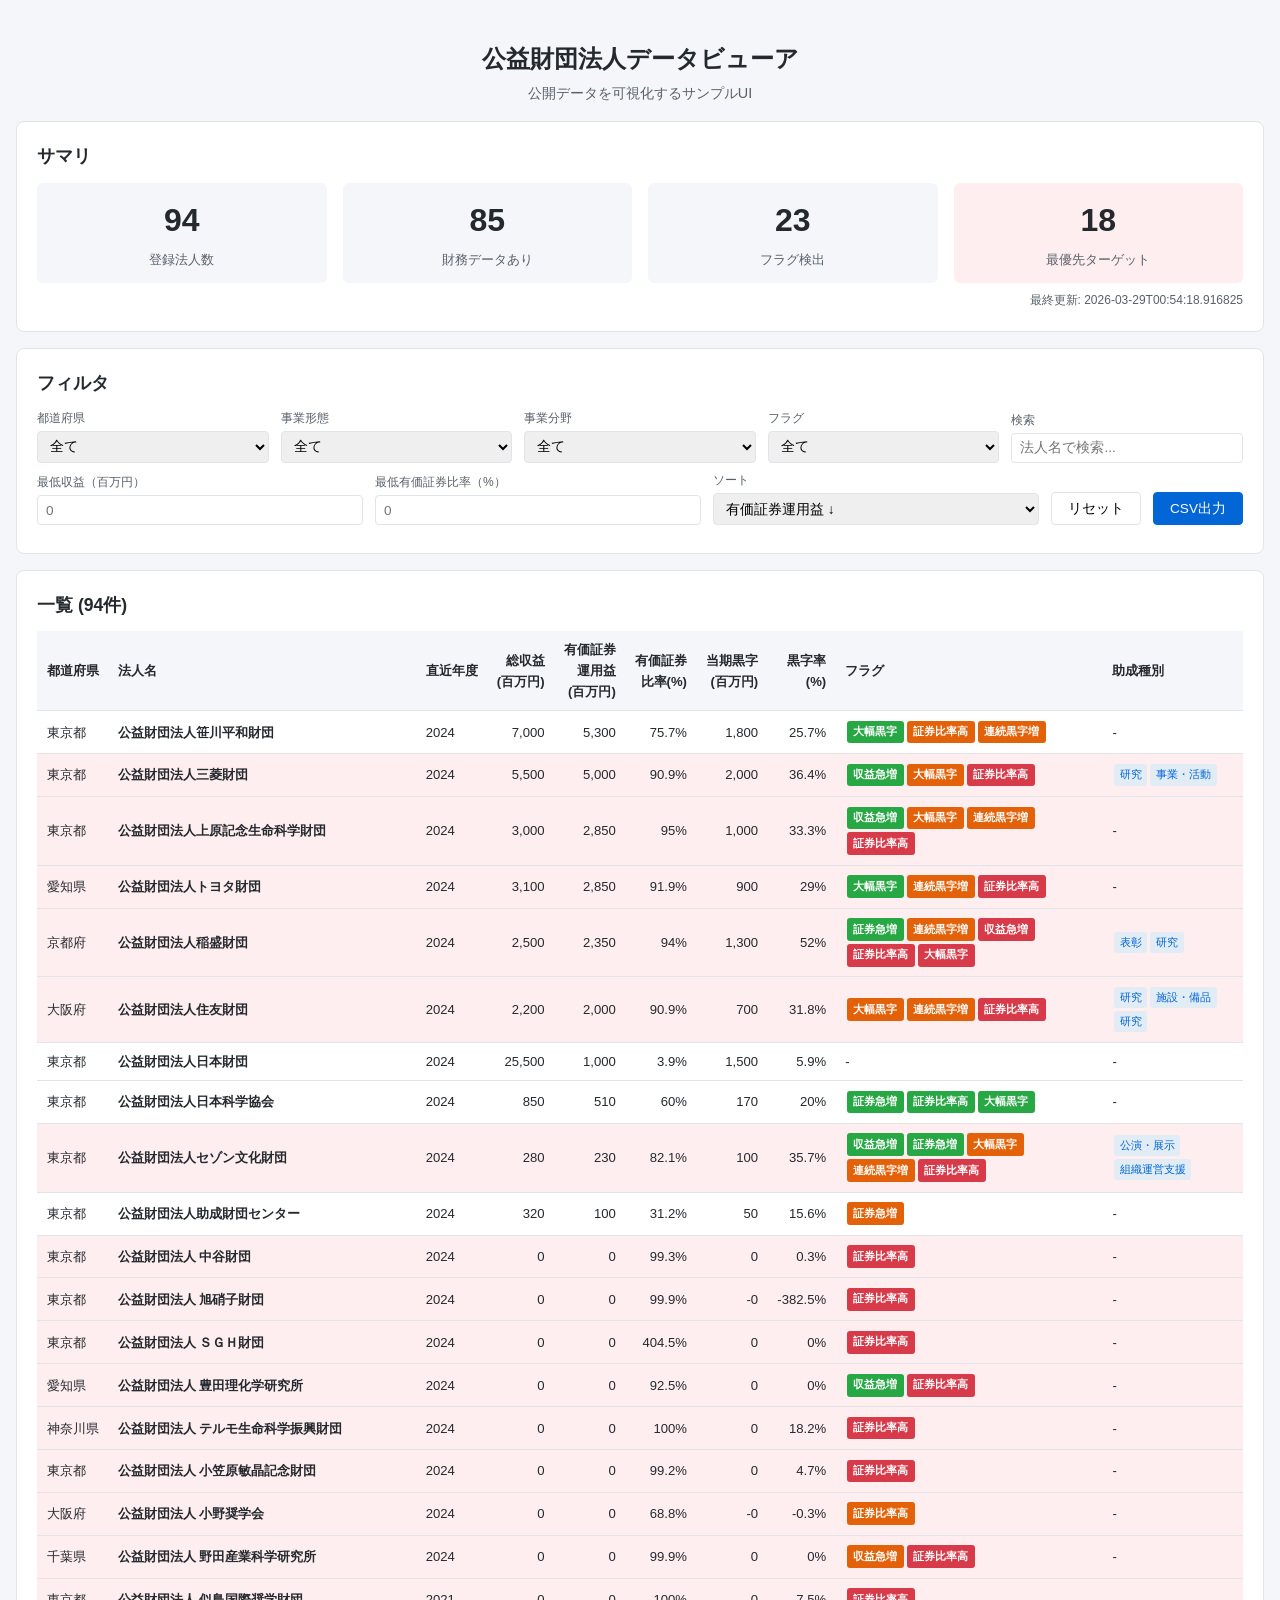
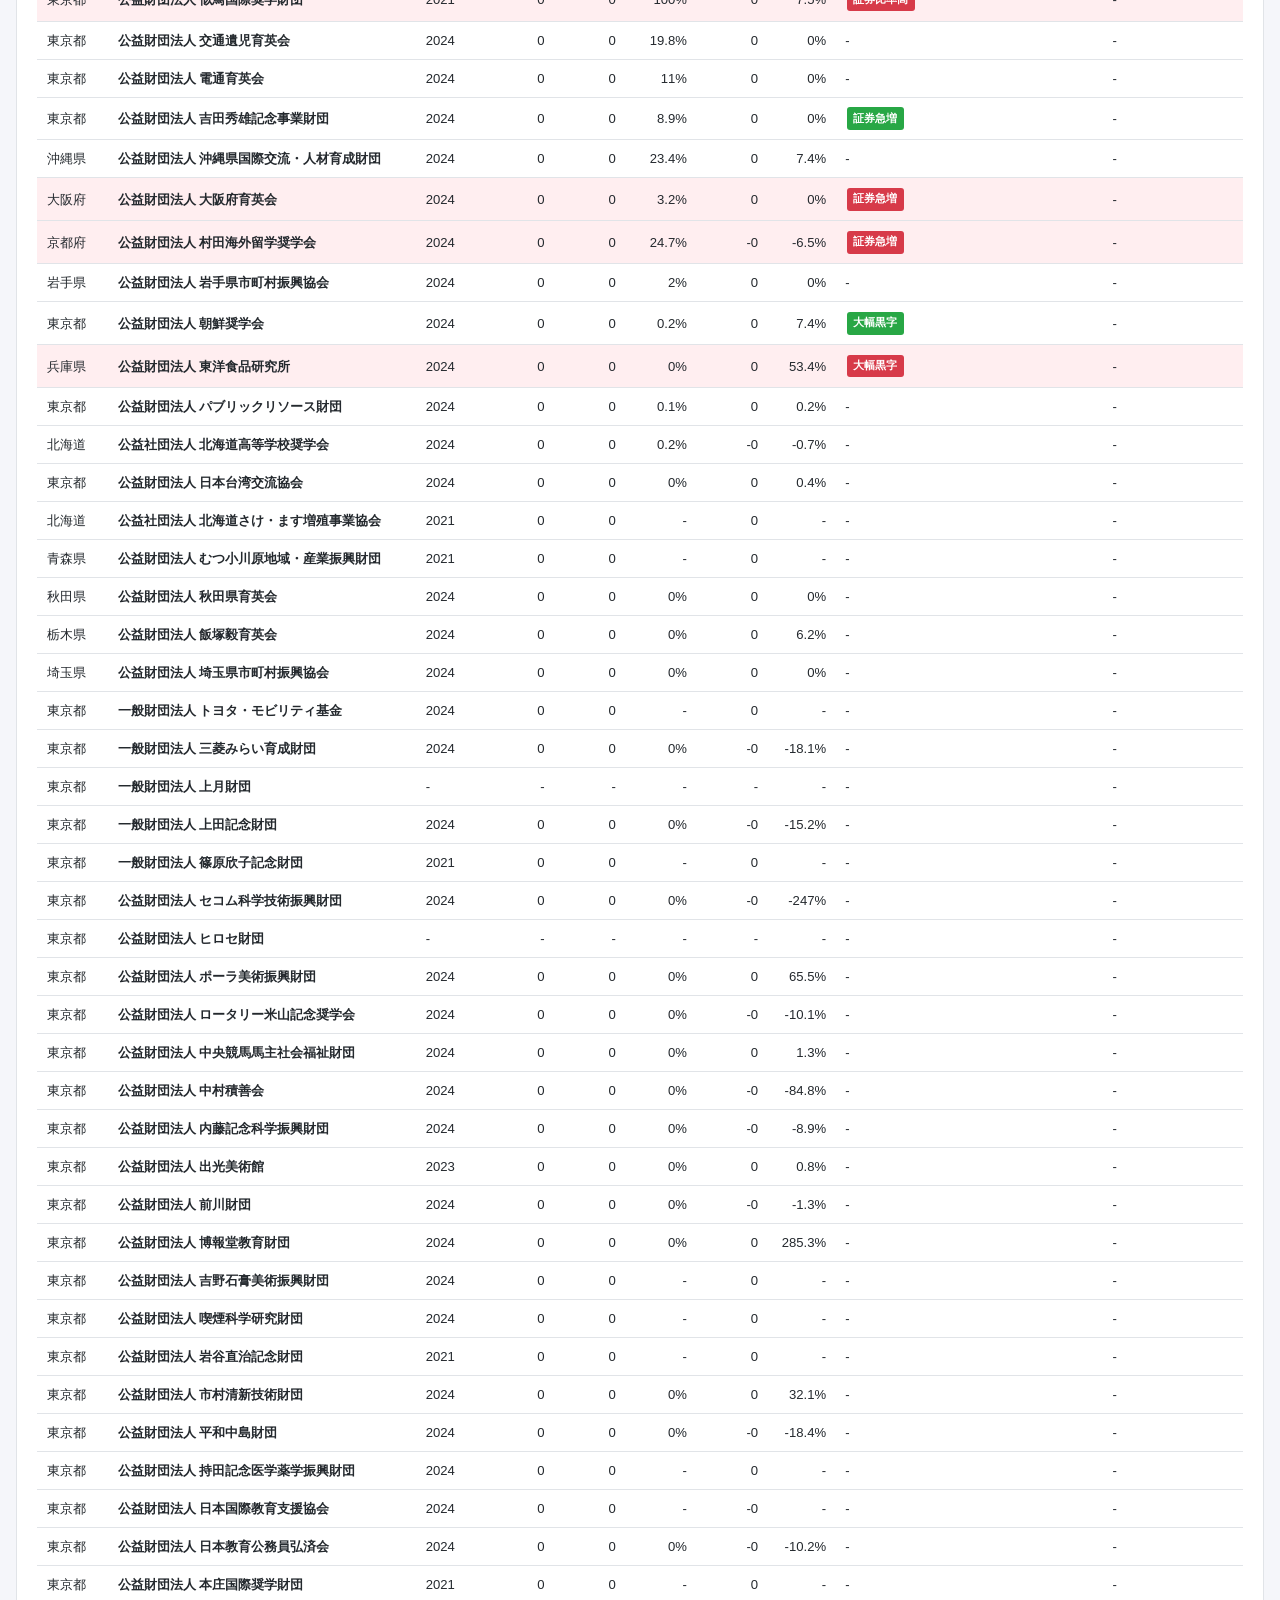
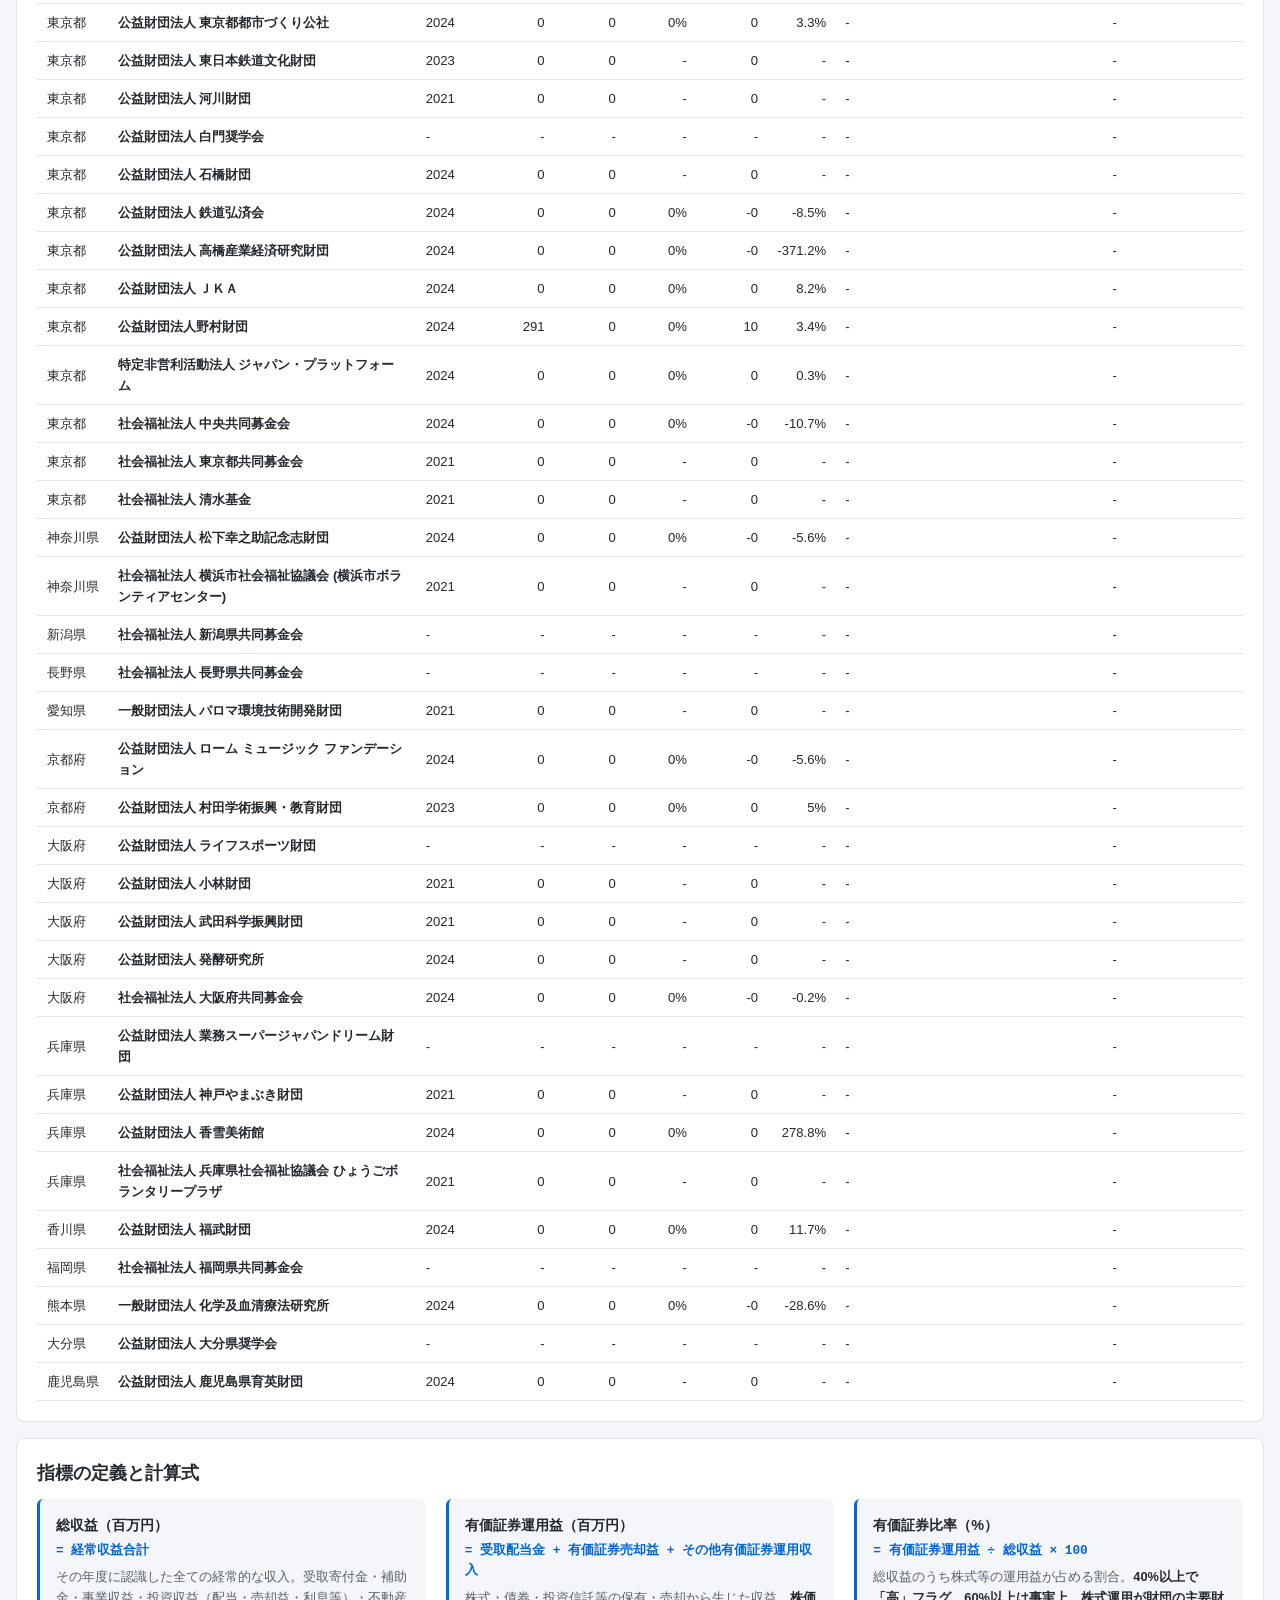
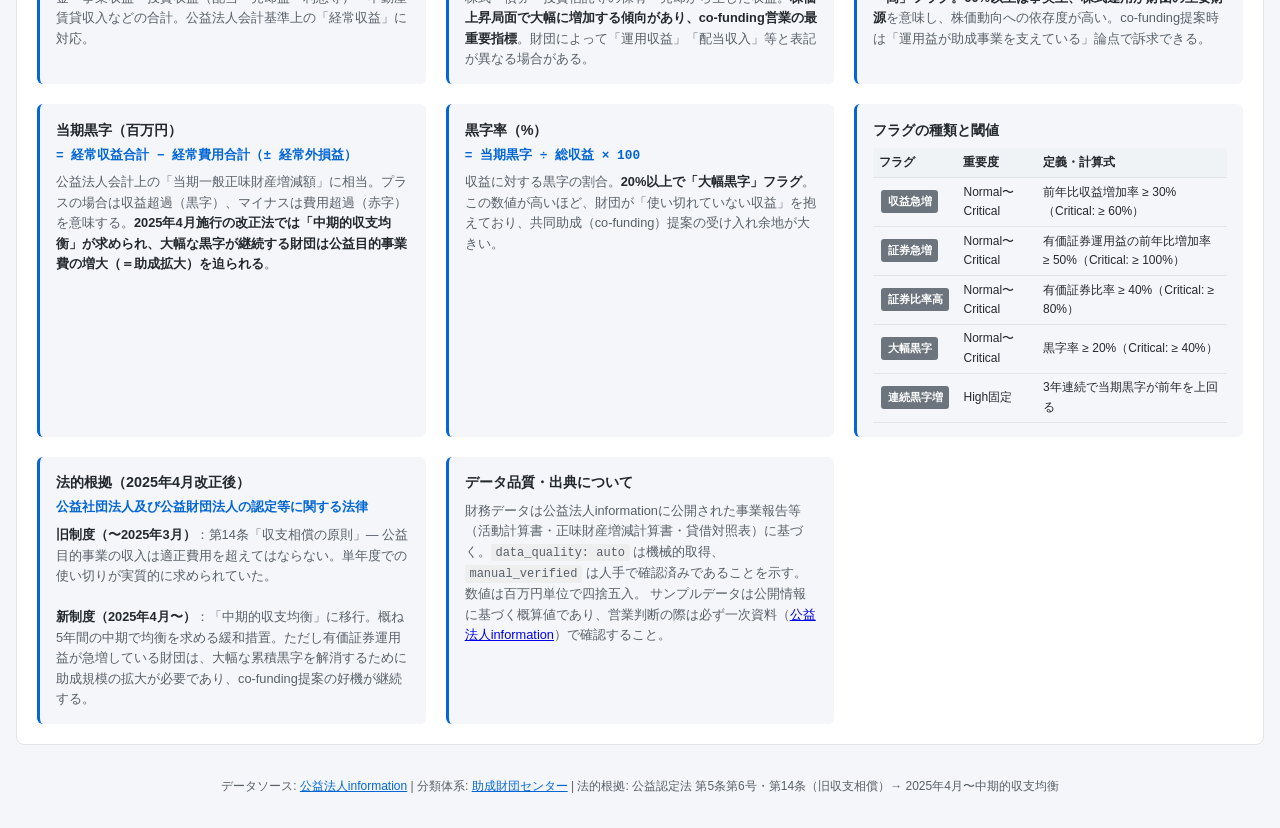
<file: index.html>
<!DOCTYPE html>
<html lang="ja">
<head>
  <meta charset="UTF-8">
  <meta name="viewport" content="width=device-width, initial-scale=1.0">
  <meta name="robots" content="noindex, nofollow, noarchive, nosnippet, noimageindex">
  <meta name="googlebot" content="noindex, nofollow, noarchive, nosnippet, noimageindex">
  <title>公益財団法人データビューア</title>
  <link rel="stylesheet" href="style.css">
</head>
<body>
  <header>
    <h1>公益財団法人データビューア</h1>
    <p class="subtitle">公開データを可視化するサンプルUI</p>
  </header>

  <section id="summary" class="card">
    <h2>サマリ</h2>
    <div class="stats-grid">
      <div class="stat">
        <span class="stat-value" id="stat-total">-</span>
        <span class="stat-label">登録法人数</span>
      </div>
      <div class="stat">
        <span class="stat-value" id="stat-financials">-</span>
        <span class="stat-label">財務データあり</span>
      </div>
      <div class="stat">
        <span class="stat-value" id="stat-flagged">-</span>
        <span class="stat-label">フラグ検出</span>
      </div>
      <div class="stat critical">
        <span class="stat-value" id="stat-critical">-</span>
        <span class="stat-label">最優先ターゲット</span>
      </div>
    </div>
    <p id="generated-at" class="meta"></p>
  </section>

  <section id="filters" class="card">
    <h2>フィルタ</h2>
    <div class="filter-row">
      <div class="filter-group">
        <label for="filter-pref">都道府県</label>
        <select id="filter-pref"><option value="">全て</option></select>
      </div>
      <div class="filter-group">
        <label for="filter-grant-type">事業形態</label>
        <select id="filter-grant-type"><option value="">全て</option></select>
      </div>
      <div class="filter-group">
        <label for="filter-grant-field">事業分野</label>
        <select id="filter-grant-field"><option value="">全て</option></select>
      </div>
      <div class="filter-group">
        <label for="filter-flag">フラグ</label>
        <select id="filter-flag">
          <option value="">全て</option>
          <option value="any">フラグあり</option>
          <option value="critical">Critical のみ</option>
          <option value="high">High 以上</option>
          <option value="rapid_revenue_growth">収益急増</option>
          <option value="rapid_securities_growth">有価証券急増</option>
          <option value="high_securities_ratio">有価証券比率高</option>
          <option value="large_surplus">大幅黒字</option>
          <option value="growing_surplus_trend">連続黒字拡大</option>
        </select>
      </div>
      <div class="filter-group">
        <label for="filter-search">検索</label>
        <input type="text" id="filter-search" placeholder="法人名で検索...">
      </div>
    </div>
    <div class="filter-row">
      <div class="filter-group">
        <label for="filter-min-revenue">最低収益（百万円）</label>
        <input type="number" id="filter-min-revenue" placeholder="0">
      </div>
      <div class="filter-group">
        <label for="filter-min-sec-pct">最低有価証券比率（%）</label>
        <input type="number" id="filter-min-sec-pct" placeholder="0">
      </div>
      <div class="filter-group">
        <label for="sort-by">ソート</label>
        <select id="sort-by">
          <option value="securities_desc">有価証券運用益 ↓</option>
          <option value="revenue_desc">総収益 ↓</option>
          <option value="surplus_desc">黒字率 ↓</option>
          <option value="sec_pct_desc">有価証券比率 ↓</option>
          <option value="flags_desc">フラグ数 ↓</option>
          <option value="name_asc">法人名 ↑</option>
          <option value="pref_asc">都道府県 ↑</option>
        </select>
      </div>
      <button id="btn-reset" class="btn">リセット</button>
      <button id="btn-export-csv" class="btn btn-primary">CSV出力</button>
    </div>
  </section>

  <section id="results" class="card">
    <h2>一覧 (<span id="result-count">0</span>件)</h2>
    <div class="table-wrap">
      <table id="foundation-table">
        <thead>
          <tr>
            <th>都道府県</th>
            <th>法人名</th>
            <th>直近年度</th>
            <th class="num">総収益<br>(百万円)</th>
            <th class="num">有価証券<br>運用益<br>(百万円)</th>
            <th class="num">有価証券<br>比率(%)</th>
            <th class="num">当期黒字<br>(百万円)</th>
            <th class="num">黒字率<br>(%)</th>
            <th>フラグ</th>
            <th>助成種別</th>
          </tr>
        </thead>
        <tbody id="table-body"></tbody>
      </table>
    </div>
  </section>

  <section id="footnotes" class="card">
    <h2>指標の定義と計算式</h2>
    <div class="footnote-grid">

      <div class="footnote-item">
        <h4>総収益（百万円）</h4>
        <p class="formula">= 経常収益合計</p>
        <p class="desc">その年度に認識した全ての経常的な収入。受取寄付金・補助金・事業収益・投資収益（配当・売却益・利息等）・不動産賃貸収入などの合計。公益法人会計基準上の「経常収益」に対応。</p>
      </div>

      <div class="footnote-item">
        <h4>有価証券運用益（百万円）</h4>
        <p class="formula">= 受取配当金 + 有価証券売却益 + その他有価証券運用収入</p>
        <p class="desc">株式・債券・投資信託等の保有・売却から生じた収益。<strong>株価上昇局面で大幅に増加する傾向があり、co-funding営業の最重要指標</strong>。財団によって「運用収益」「配当収入」等と表記が異なる場合がある。</p>
      </div>

      <div class="footnote-item">
        <h4>有価証券比率（%）</h4>
        <p class="formula">= 有価証券運用益 ÷ 総収益 × 100</p>
        <p class="desc">総収益のうち株式等の運用益が占める割合。<strong>40%以上で「高」フラグ。60%以上は事実上、株式運用が財団の主要財源</strong>を意味し、株価動向への依存度が高い。co-funding提案時は「運用益が助成事業を支えている」論点で訴求できる。</p>
      </div>

      <div class="footnote-item">
        <h4>当期黒字（百万円）</h4>
        <p class="formula">= 経常収益合計 − 経常費用合計（± 経常外損益）</p>
        <p class="desc">公益法人会計上の「当期一般正味財産増減額」に相当。プラスの場合は収益超過（黒字）、マイナスは費用超過（赤字）を意味する。<strong>2025年4月施行の改正法では「中期的収支均衡」が求められ、大幅な黒字が継続する財団は公益目的事業費の増大（＝助成拡大）を迫られる</strong>。</p>
      </div>

      <div class="footnote-item">
        <h4>黒字率（%）</h4>
        <p class="formula">= 当期黒字 ÷ 総収益 × 100</p>
        <p class="desc">収益に対する黒字の割合。<strong>20%以上で「大幅黒字」フラグ</strong>。この数値が高いほど、財団が「使い切れていない収益」を抱えており、共同助成（co-funding）提案の受け入れ余地が大きい。</p>
      </div>

      <div class="footnote-item">
        <h4>フラグの種類と閾値</h4>
        <p class="formula"></p>
        <table class="flag-def-table">
          <thead><tr><th>フラグ</th><th>重要度</th><th>定義・計算式</th></tr></thead>
          <tbody>
            <tr><td><span class="flag-badge flag-normal">収益急増</span></td><td>Normal〜Critical</td><td>前年比収益増加率 ≥ 30%（Critical: ≥ 60%）</td></tr>
            <tr><td><span class="flag-badge flag-normal">証券急増</span></td><td>Normal〜Critical</td><td>有価証券運用益の前年比増加率 ≥ 50%（Critical: ≥ 100%）</td></tr>
            <tr><td><span class="flag-badge flag-normal">証券比率高</span></td><td>Normal〜Critical</td><td>有価証券比率 ≥ 40%（Critical: ≥ 80%）</td></tr>
            <tr><td><span class="flag-badge flag-normal">大幅黒字</span></td><td>Normal〜Critical</td><td>黒字率 ≥ 20%（Critical: ≥ 40%）</td></tr>
            <tr><td><span class="flag-badge flag-normal">連続黒字増</span></td><td>High固定</td><td>3年連続で当期黒字が前年を上回る</td></tr>
          </tbody>
        </table>
      </div>

      <div class="footnote-item">
        <h4>法的根拠（2025年4月改正後）</h4>
        <p class="formula">公益社団法人及び公益財団法人の認定等に関する法律</p>
        <p class="desc">
          <strong>旧制度（〜2025年3月）</strong>：第14条「収支相償の原則」— 公益目的事業の収入は適正費用を超えてはならない。単年度での使い切りが実質的に求められていた。<br><br>
          <strong>新制度（2025年4月〜）</strong>：「中期的収支均衡」に移行。概ね5年間の中期で均衡を求める緩和措置。ただし有価証券運用益が急増している財団は、大幅な累積黒字を解消するために助成規模の拡大が必要であり、co-funding提案の好機が継続する。
        </p>
      </div>

      <div class="footnote-item">
        <h4>データ品質・出典について</h4>
        <p class="formula"></p>
        <p class="desc">
          財務データは公益法人informationに公開された事業報告等（活動計算書・正味財産増減計算書・貸借対照表）に基づく。<code>data_quality: auto</code> は機械的取得、<code>manual_verified</code> は人手で確認済みであることを示す。数値は百万円単位で四捨五入。
          サンプルデータは公開情報に基づく概算値であり、営業判断の際は必ず一次資料（<a href="https://www.koeki-info.go.jp/" target="_blank">公益法人information</a>）で確認すること。
        </p>
      </div>

    </div>
  </section>

  <section id="detail-modal" class="modal hidden">
    <div class="modal-content">
      <button class="modal-close" id="modal-close">&times;</button>
      <div id="modal-body"></div>
    </div>
  </section>

  <footer>
    <p>データソース: <a href="https://www.koeki-info.go.jp/" target="_blank">公益法人information</a> |
    分類体系: <a href="https://www.jfc.or.jp/" target="_blank">助成財団センター</a> |
    法的根拠: 公益認定法 第5条第6号・第14条（旧収支相償）→ 2025年4月〜中期的収支均衡</p>
  </footer>

  <script src="app.js?v=20260329005418"></script>
</body>
</html>
</file>
<file: style.css>
/* 公益財団法人 Co-Funding ターゲットDB */

:root {
  --bg: #f5f6fa;
  --card: #fff;
  --border: #e1e4e8;
  --text: #24292e;
  --text-secondary: #586069;
  --primary: #0366d6;
  --primary-dark: #0250a3;
  --danger: #d73a49;
  --warning: #e36209;
  --success: #28a745;
  --critical-bg: #ffeef0;
  --high-bg: #fff8e1;
  --normal-bg: #e8f5e9;
}

* { box-sizing: border-box; margin: 0; padding: 0; }

body {
  font-family: -apple-system, BlinkMacSystemFont, "Segoe UI", "Noto Sans JP", sans-serif;
  background: var(--bg);
  color: var(--text);
  line-height: 1.6;
  padding: 1rem;
  max-width: 1400px;
  margin: 0 auto;
}

header {
  text-align: center;
  padding: 1.5rem 0 1rem;
}
header h1 { font-size: 1.5rem; font-weight: 700; }
.subtitle { color: var(--text-secondary); font-size: 0.9rem; margin-top: 0.25rem; }

.card {
  background: var(--card);
  border: 1px solid var(--border);
  border-radius: 8px;
  padding: 1.25rem;
  margin-bottom: 1rem;
}
.card h2 { font-size: 1.1rem; margin-bottom: 0.75rem; }

/* Stats grid */
.stats-grid {
  display: grid;
  grid-template-columns: repeat(auto-fit, minmax(140px, 1fr));
  gap: 1rem;
}
.stat {
  text-align: center;
  padding: 0.75rem;
  background: var(--bg);
  border-radius: 6px;
}
.stat.critical { background: var(--critical-bg); }
.stat-value { display: block; font-size: 2rem; font-weight: 700; }
.stat-label { font-size: 0.8rem; color: var(--text-secondary); }
.meta { font-size: 0.75rem; color: var(--text-secondary); margin-top: 0.5rem; text-align: right; }

/* Filters */
.filter-row {
  display: flex;
  flex-wrap: wrap;
  gap: 0.75rem;
  align-items: flex-end;
  margin-bottom: 0.5rem;
}
.filter-group { display: flex; flex-direction: column; min-width: 140px; flex: 1; }
.filter-group label { font-size: 0.75rem; color: var(--text-secondary); margin-bottom: 0.2rem; }
.filter-group select, .filter-group input {
  padding: 0.4rem 0.5rem;
  border: 1px solid var(--border);
  border-radius: 4px;
  font-size: 0.85rem;
}
.btn {
  padding: 0.4rem 1rem;
  border: 1px solid var(--border);
  border-radius: 4px;
  background: var(--card);
  cursor: pointer;
  font-size: 0.85rem;
  white-space: nowrap;
  align-self: flex-end;
}
.btn:hover { background: var(--bg); }
.btn-primary { background: var(--primary); color: #fff; border-color: var(--primary); }
.btn-primary:hover { background: var(--primary-dark); }

/* Table */
.table-wrap { overflow-x: auto; }
table { width: 100%; border-collapse: collapse; font-size: 0.82rem; }
th, td { padding: 0.5rem 0.6rem; border-bottom: 1px solid var(--border); text-align: left; }
th { background: var(--bg); font-weight: 600; position: sticky; top: 0; white-space: nowrap; }
th.num, td.num { text-align: right; }
tr:hover { background: #f1f8ff; }
tr.critical-row { background: var(--critical-bg); }
tr.critical-row:hover { background: #fdd; }

/* Flags */
.flag-badge {
  display: inline-block;
  padding: 0.15rem 0.4rem;
  border-radius: 3px;
  font-size: 0.7rem;
  font-weight: 600;
  margin: 0.1rem;
  white-space: nowrap;
}
.flag-critical { background: var(--danger); color: #fff; }
.flag-high { background: var(--warning); color: #fff; }
.flag-normal { background: var(--success); color: #fff; }

/* Grant type badges */
.grant-badge {
  display: inline-block;
  padding: 0.1rem 0.35rem;
  border-radius: 3px;
  font-size: 0.7rem;
  background: #e1ecf4;
  color: #0366d6;
  margin: 0.1rem;
}

/* Clickable rows */
tbody tr { cursor: pointer; }

/* Modal */
.modal {
  position: fixed;
  inset: 0;
  background: rgba(0,0,0,0.5);
  display: flex;
  align-items: center;
  justify-content: center;
  z-index: 1000;
}
.modal.hidden { display: none; }
.modal-content {
  background: var(--card);
  border-radius: 8px;
  padding: 2rem;
  max-width: 900px;
  width: 95%;
  max-height: 85vh;
  overflow-y: auto;
  position: relative;
}
.modal-close {
  position: absolute;
  top: 0.75rem;
  right: 1rem;
  font-size: 1.5rem;
  background: none;
  border: none;
  cursor: pointer;
  color: var(--text-secondary);
}

/* Modal detail sections */
.detail-section { margin-bottom: 1.5rem; }
.detail-section h3 { font-size: 1rem; border-bottom: 2px solid var(--primary); padding-bottom: 0.3rem; margin-bottom: 0.75rem; }
.detail-grid { display: grid; grid-template-columns: 1fr 1fr; gap: 0.5rem; }
.detail-item { font-size: 0.85rem; }
.detail-item .label { color: var(--text-secondary); font-size: 0.75rem; }
.detail-item .value { font-weight: 600; }

.fin-table { width: 100%; font-size: 0.8rem; }
.fin-table th { font-size: 0.75rem; }
.fin-table td.positive { color: var(--success); }
.fin-table td.negative { color: var(--danger); }

footer {
  text-align: center;
  padding: 1rem 0;
  font-size: 0.75rem;
  color: var(--text-secondary);
}
footer a { color: var(--primary); }

/* Footnotes */
.footnote-grid {
  display: grid;
  grid-template-columns: repeat(auto-fit, minmax(340px, 1fr));
  gap: 1.25rem;
}
.footnote-item {
  background: var(--bg);
  border-radius: 6px;
  padding: 0.9rem 1rem;
  border-left: 3px solid var(--primary);
}
.footnote-item h4 {
  font-size: 0.9rem;
  font-weight: 700;
  margin-bottom: 0.25rem;
  color: var(--text);
}
.footnote-item .formula {
  font-family: "SFMono-Regular", Consolas, monospace;
  font-size: 0.8rem;
  color: var(--primary);
  margin-bottom: 0.4rem;
  font-weight: 600;
}
.footnote-item .desc {
  font-size: 0.8rem;
  color: var(--text-secondary);
  line-height: 1.6;
}
.footnote-item .desc strong {
  color: var(--text);
}
.footnote-item .desc code {
  background: #eee;
  padding: 0.1rem 0.3rem;
  border-radius: 2px;
  font-size: 0.75rem;
}

.flag-def-table {
  width: 100%;
  font-size: 0.75rem;
  border-collapse: collapse;
  margin-top: 0.3rem;
}
.flag-def-table th {
  background: #f0f3f6;
  padding: 0.3rem 0.4rem;
  text-align: left;
  font-weight: 600;
}
.flag-def-table td {
  padding: 0.3rem 0.4rem;
  border-bottom: 1px solid var(--border);
  vertical-align: middle;
}
/* 脚注内フラグバッジはグレー表示 */
.footnote-item .flag-badge {
  background: #6c757d;
  color: #fff;
}

@media (max-width: 768px) {
  .filter-row { flex-direction: column; }
  .filter-group { min-width: 100%; }
  .detail-grid { grid-template-columns: 1fr; }
}
</file>
